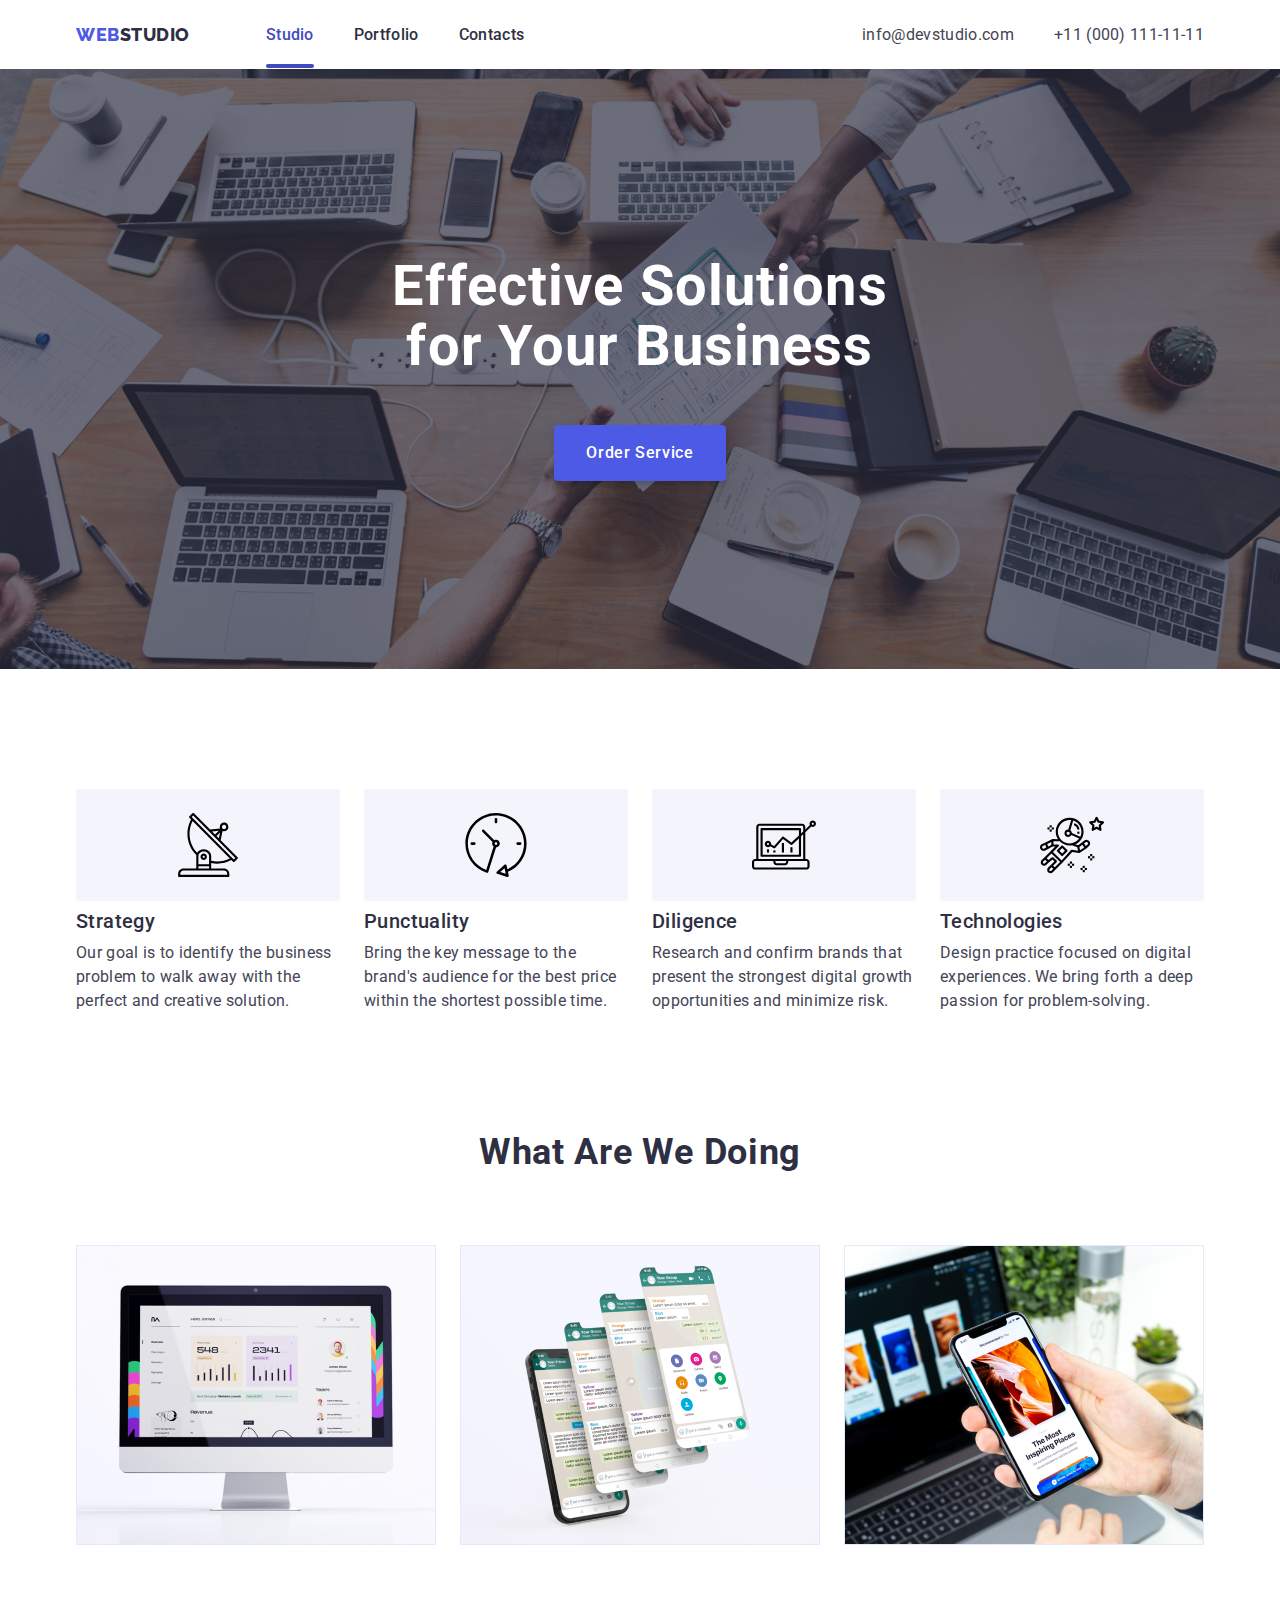
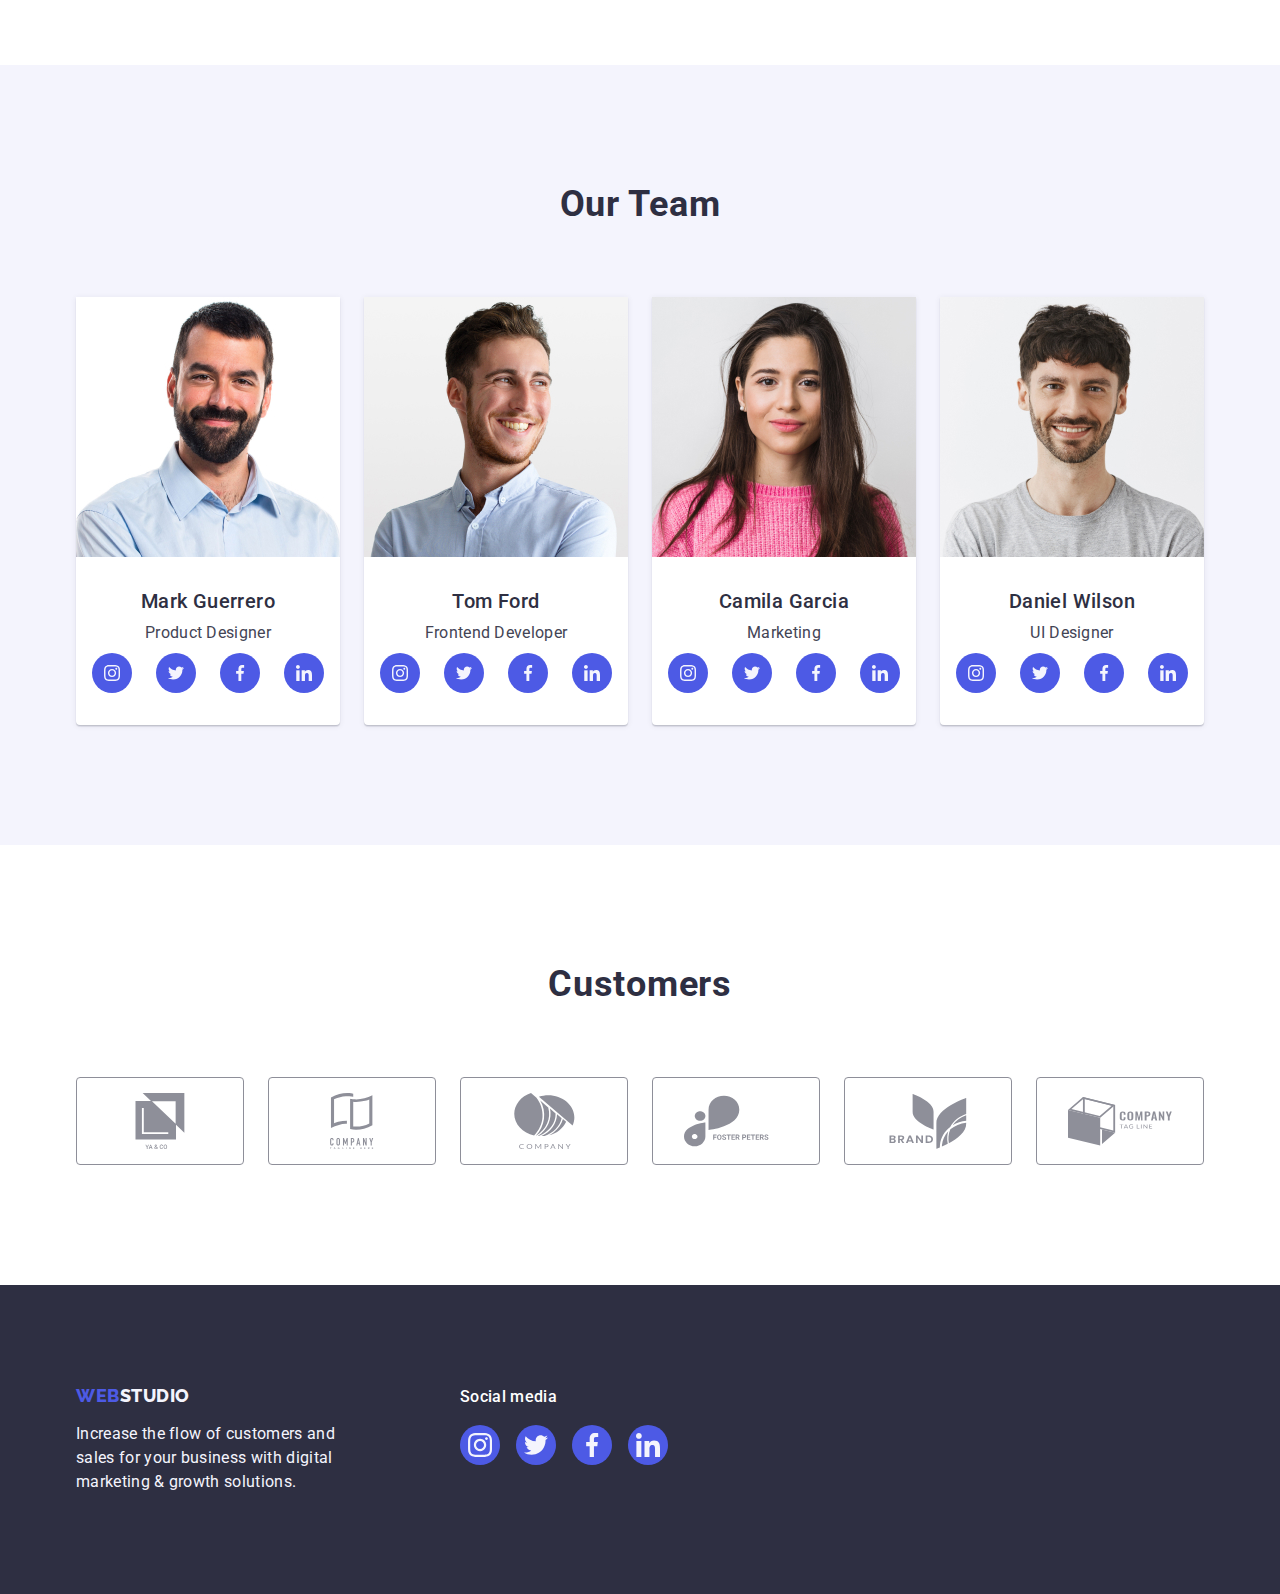
<file: index.html>
<!DOCTYPE html>
<html lang="en">
  <head>
    <meta charset="UTF-8" />
    <meta http-equiv="X-UA-Compatible" content="IE=edge" />
    <meta name="viewport" content="width=device-width, initial-scale=1.0" />
    <title>Studio</title>
    <link rel="preconnect" href="https://fonts.googleapis.com">
    <link rel="preconnect" href="https://fonts.gstatic.com" crossorigin>
    <link href="https://fonts.googleapis.com/css2?family=Raleway:wght@800&family=Roboto:wght@400;500;700&display=swap" rel="stylesheet">
    
    <link rel="stylesheet" href="https://cdnjs.cloudflare.com/ajax/libs/modern-normalize/1.1.0/modern-normalize.min.css">

    <link rel="stylesheet" href="./css/styles.css">
  </head>
  <body>

    <!-- Header -->
    <header>
    <div class="container nav">

      <nav class="nav">
          <a class="header-logo link">Web<span class="studio">Studio</span></a> 
        
          <ul class="site-nav list">
            <li class="item"><a class="header-link link current" href="./index.html">Studio</a></li>
            <li class="item"><a class="header-link link" href="./portfolio.html">Portfolio</a></li>
            <li class="item"><a class="header-link link" href="">Contacts</a></li>
          </ul>
      </nav>

    <address class="address nav"> 
      <ul class="address list site-address">
        <li class="item"><a class="header-address link" href="mailto:info@devstudio.com">info@devstudio.com</a></li>
        <li class="item"><a class="header-address link" href="tel:+110001111111">+11 (000) 111-11-11</a></li>
      </ul>
    </address>

    </div>
    </header>

    <!-- Main content -->
    <main>
      <!-- Hero image -->
        <section class="main-content">
        <div class="container">
          <h1 class="hero-image">Effective Solutions for Your Business</h1>
          <button type="button" class="order-service" data-modal-open>Order Service</button> 
        </div>
        </section>

      <!-- Features -->
      <section class="features">
      <div class="container">
        <h2 class="visually-hidden features-title">Features</h2>
        <ul class="features-list list">
          <li class="a">
            <div class="icon">
              <svg class="features-icon">
                <use href="./images/symbol-defs.svg#icon-antenna"></use>
              </svg>
            </div>
            <h3 class="features-subtitle">Strategy</h3>
            <p class="features-paragraph">
              Our goal is to identify the business 
              problem to walk away with the 
              perfect and creative solution.
            </p>
          </li>
          <li class="a">
            <div class="icon">
              <svg class="features-icon">
                <use href="./images/symbol-defs.svg#icon-clock"></use>
              </svg>
            </div>
            <h3 class="features-subtitle">Punctuality</h3>
            <p class="features-paragraph">
              Bring the key message to the 
              brand's audience for the best price
              within the shortest possible time.
            </p>
          </li>
          <li class="a">
            <div class="icon">
              <svg class="features-icon">
                <use href="./images/symbol-defs.svg#icon-diagram"></use>
              </svg>
            </div>
            <h3 class="features-subtitle">Diligence</h3>
            <p class="features-paragraph">
              Research and confirm brands that 
              present the strongest digital growth 
              opportunities and minimize risk.
            </p>
          </li>
          <li class="a">
            <div class="icon">
              <svg class="features-icon">
                <use href="./images/symbol-defs.svg#icon-astronaut"></use>
              </svg>
            </div>
            <h3 class="features-subtitle">Technologies</h3>
            <p class="features-paragraph">
              Design practice focused on digital 
              experiences. We bring forth a deep 
              passion for problem-solving.
            </p>
          </li>
        </ul>
      </div>
      </section>
      

      <!-- What are we doing -->
      <section class="section-three">
      <div class="container">
        <h2 class="what-are-we-doing-title">What are we doing</h2>
        <ul class="list what-are-we-doing">
          <li>
            <img class="image" src="./images/img1.jpg" alt="img1" width="360"/>
          </li>
          <li>
            <img class="image" src="./images/img2.jpg" alt="img2" width="360" />
          </li>
          <li>
            <img class="image" src="./images/img3.jpg" alt="img3" width="360" />
          </li>
        </ul>
      </div>
      </section>

      <!-- Out Team -->
      <section class="our-team">
      <div class="container">
        <h2 class="our-team-title">Our Team</h2>
        <ul class="list our-team-main">
          <li class="our-team-img">

            <img src="./images/mark.jpg" alt="mark" width="264" />

            <div class="our-team-whole-text"> 
            <h3 class="our-team-name">Mark Guerrero</h3>
            <p class="our-team-text">Product Designer</p>

            <ul class="list team-list">
              <li class="team-icon">
                <a href class="team-link link">
                  <svg class="team-soc-icon" width="16" height="16">
                    <use href="./images/symbol-defs.svg#icon-instagram"></use>
                  </svg>
                </a>
              </li>
              <li class="team-icon">
                <a href class="team-link link">
                  <svg class="team-soc-icon" width="16" height="16">
                    <use href="./images/symbol-defs.svg#icon-twitter"></use>
                  </svg>
                </a>
              </li>
              <li class="team-icon">
                <a href class="team-link link">
                  <svg class="team-soc-icon" width="16" height="16">
                    <use href="./images/symbol-defs.svg#icon-facebook"></use>
                  </svg>
                </a>
              </li>
              <li class="team-icon">
                <a href class="team-link link">
                  <svg class="team-soc-icon" width="16" height="16">
                    <use href="./images/symbol-defs.svg#icon-linkedin"></use>
                  </svg>
                </a>
              </li>
            </ul>
            </div>
          </li>
          <li class="our-team-img">

            <img src="./images/tom.jpg" alt="tom" width="264" />
            <div class="our-team-whole-text"> 
            <h3 class="our-team-name">Tom Ford</h3>
            <p class="our-team-text">Frontend Developer</p>

            <ul class="list team-list">
              <li class="team-icon">
                <a href class="team-link link">
                  <svg class="team-soc-icon" width="16" height="16">
                    <use href="./images/symbol-defs.svg#icon-instagram"></use>
                  </svg>
                </a>
              </li>
              <li class="team-icon">
                <a href class="team-link link">
                  <svg class="team-soc-icon" width="16" height="16">
                    <use href="./images/symbol-defs.svg#icon-twitter"></use>
                  </svg>
                </a>
              </li>
              <li class="team-icon">
                <a href class="team-link link">
                  <svg class="team-soc-icon" width="16" height="16">
                    <use href="./images/symbol-defs.svg#icon-facebook"></use>
                  </svg>
                </a>
              </li>
              <li class="team-icon">
                <a href class="team-link link">
                  <svg class="team-soc-icon" width="16" height="16">
                    <use href="./images/symbol-defs.svg#icon-linkedin"></use>
                  </svg>
                </a>
              </li>
            </ul>
            </div>
          </li>
          <li class="our-team-img">
            <img src="./images/camila.jpg" alt="camila" width="264" />
            <div class="our-team-whole-text">
            <h3 class="our-team-name">Camila Garcia</h3>
            <p class="our-team-text">Marketing</p>
            <ul class="list team-list">
              <li class="team-icon">
                <a href class="team-link link">
                  <svg class="team-soc-icon" width="16" height="16">
                    <use href="./images/symbol-defs.svg#icon-instagram"></use>
                  </svg>
                </a>
              </li>
              <li class="team-icon">
                <a href class="team-link link">
                  <svg class="team-soc-icon" width="16" height="16">
                    <use href="./images/symbol-defs.svg#icon-twitter"></use>
                  </svg>
                </a>
              </li>
              <li class="team-icon">
                <a href class="team-link link">
                  <svg class="team-soc-icon" width="16" height="16">
                    <use href="./images/symbol-defs.svg#icon-facebook"></use>
                  </svg>
                </a>
              </li>
              <li class="team-icon">
                <a href class="team-link link">
                  <svg class="team-soc-icon" width="16" height="16">
                    <use href="./images/symbol-defs.svg#icon-linkedin"></use>
                  </svg>
                </a>
              </li>
            </ul>
            </div>
          </li>
          <li class="our-team-img">
            <img src="./images/daniel.jpg" alt="daniel" width="264" />
            <div class="our-team-whole-text"> 
            <h3 class="our-team-name">Daniel Wilson</h3>
            <p class="our-team-text">UI Designer</p>
            <ul class="list team-list">
              <li class="team-icon">
                <a href class="team-link link">
                  <svg class="team-soc-icon" width="16" height="16">
                    <use href="./images/symbol-defs.svg#icon-instagram"></use>
                  </svg>
                </a>
              </li>
              <li class="team-icon">
                <a href class="team-link link">
                  <svg class="team-soc-icon" width="16" height="16">
                    <use href="./images/symbol-defs.svg#icon-twitter"></use>
                  </svg>
                </a>
              </li>
              <li class="team-icon">
                <a href class="team-link link">
                  <svg class="team-soc-icon" width="16" height="16">
                    <use href="./images/symbol-defs.svg#icon-facebook"></use>
                  </svg>
                </a>
              </li>
              <li class="team-icon">
                <a href class="team-link link">
                  <svg class="team-soc-icon" width="16" height="16">
                    <use href="./images/symbol-defs.svg#icon-linkedin"></use>
                  </svg>
                </a>
              </li>
            </ul>
            </div>
          </li>
        </ul>
        </div>
      </div>
      </section>

      <!-- Customers -->
      <section class="customers">
        <div class="container">
          <h2 class="customers-title">Customers</h2>
          <ul class="customers-list list">
            <li class="customers-item">
                <a href="" class="customers-link link">
                    <svg class="company-icon" width="104" height="56">
                        <use href="./images/symbol-defs.svg#icon-group"></use>
                    </svg>
                </a>
            </li>
            <li class="customers-item">
                <a href="" class="customers-link link">
                    <svg class="company-icon" width="104" height="56">
                        <use href="./images/symbol-defs.svg#icon-group1"></use>
                    </svg>
                </a>
            </li>
            <li class="customers-item">
                <a href="" class="customers-link link">
                    <svg class="company-icon" width="104" height="56">
                        <use href="./images/symbol-defs.svg#icon-group2"></use>
                    </svg>
                </a>
            </li>
            <li class="customers-item">
                <a href="" class="customers-link link">
                    <svg class="company-icon" width="104" height="56">
                        <use href="./images/symbol-defs.svg#icon-group3"></use>
                    </svg>
                </a>
            </li>
            <li class="customers-item">
                <a href="" class="customers-link link">
                    <svg class="company-icon" width="104" height="56">
                        <use href="./images/symbol-defs.svg#icon-group4"></use>
                    </svg>
                </a>
            </li>
            <li class="customers-item">
                <a href="" class="customers-link link">
                    <svg class="company-icon" width="104" height="56">
                        <use href="./images/symbol-defs.svg#icon-group5"></use>
                    </svg>
                </a>
            </li>
        </ul>
        </div>
      </section>
    </main>

    <!-- Footer -->
    <footer class="footer">
      <div class="container footer-container">
          <div>
              <a href="./index.html" class="footer-logo link">Web<span class="studio-footer">Studio</span></a>
              <p class="footer-text">Increase the flow of customers and sales for your business with digital marketing &amp;
                  growth
                  solutions.</p>
          </div>

          <div class="footer-soc">
              <p class="footer-soc-title">Social media</p>
              <ul class="footer-soc-list list">
                  <li class="footer-soc-item">
                      <a class="footer-soc-link link" href="">
                          <svg class="footer-soc-icons" width="24px" height="24px">
                              <use href="./images/symbol-defs.svg#icon-instagram"></use>
                          </svg>
                      </a>
                  </li>
                  <li class="footer-soc-item">
                      <a class="footer-soc-link link" href="">
                          <svg class="footer-soc-icons" width="24px" height="24px">
                              <use href="./images/symbol-defs.svg#icon-twitter"></use>
                          </svg>
                      </a>
                  </li>
                  <li class="footer-soc-item">
                      <a class="footer-soc-link link" href="">
                          <svg class="footer-soc-icons" width="24px" height="24px">
                              <use href="./images/symbol-defs.svg#icon-facebook"></use>
                          </svg>
                      </a>
                  </li>
                  <li class="footer-soc-item">
                      <a class="footer-soc-link link" href="">
                          <svg class="footer-soc-icons" width="24px" height="24px">
                              <use href="./images/symbol-defs.svg#icon-linkedin"></use>
                          </svg>
                      </a>
                  </li>
              </ul>
          </div>
      </div>
    </footer>

    <div class="backdrop is-hidden" data-modal>
      <div class="modal">
        <button type="button" class="modal-close" data-modal-close>
          <svg class="model-cross-icons" width="8" height="8">
            <use href="./images/symbol-defs.svg#icon-close-black-18dp"></use>
          </svg>
        </button>
      </div>
    </div>

  <script src="./js/modal.js"></script>
  </body>
</html>
</file>
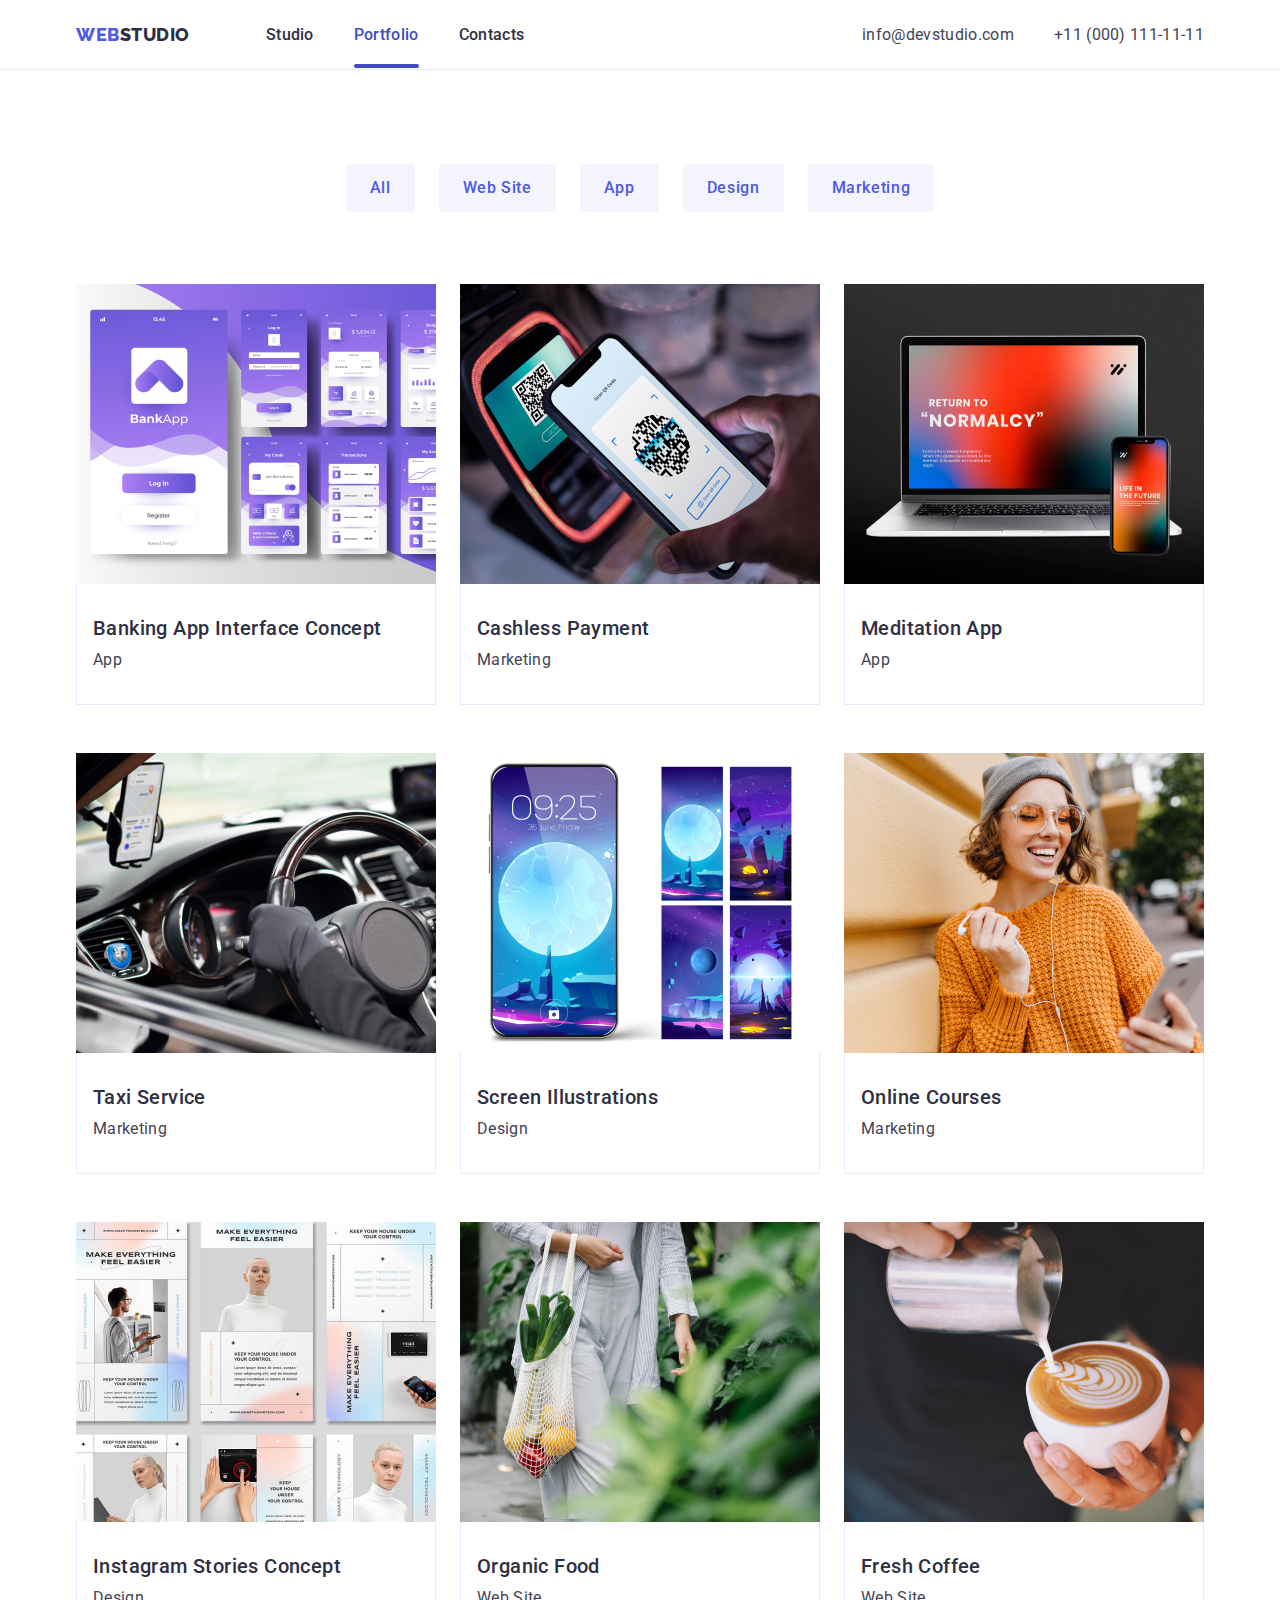
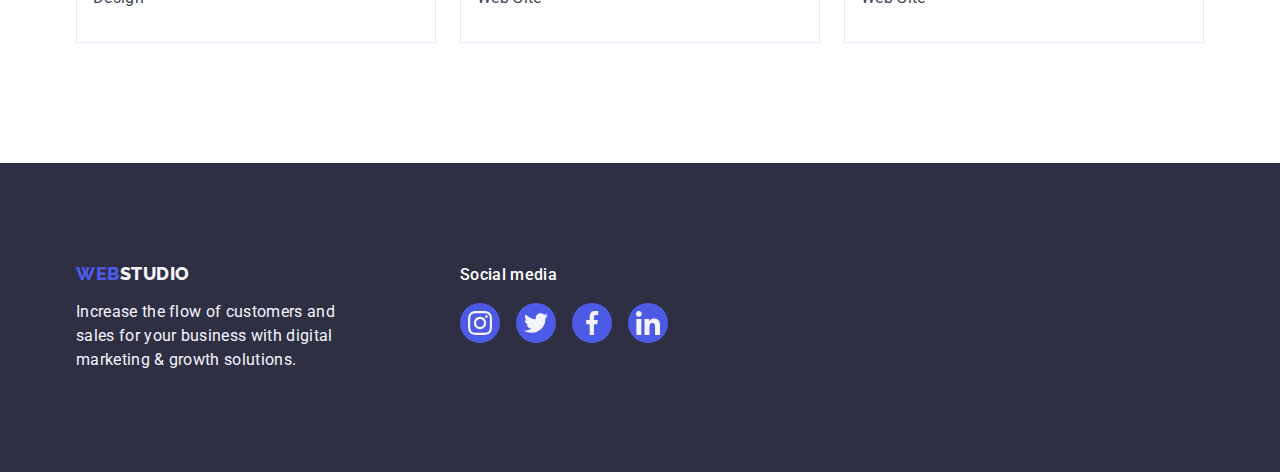
<file: portfolio.html>
<!DOCTYPE html>
<html lang="en">
<head>
    <meta charset="UTF-8">
    <meta http-equiv="X-UA-Compatible" content="IE=edge">
    <meta name="viewport" content="width=device-width, initial-scale=1.0">
    <title>Portfolio</title>
    <link rel="preconnect" href="https://fonts.googleapis.com">
    <link rel="preconnect" href="https://fonts.gstatic.com" crossorigin>
    <link href="https://fonts.googleapis.com/css2?family=Raleway:wght@800&family=Roboto:wght@400;500;700&display=swap" rel="stylesheet">
    
    <link rel="stylesheet" href="https://cdnjs.cloudflare.com/ajax/libs/modern-normalize/1.1.0/modern-normalize.min.css">
    
    <link rel="stylesheet" href="./css/styles.css">
</head>
<body>



    <!-- Шапочка -->
    <header class="portfolio-header">
    <div class="container nav">
        <!-- Навігація -->
        <nav class="nav">
            <a class="portfolio-logo link">Web<span class="studio">Studio</span></a>

            <ul class="site-nav list">
            <li class="item"><a class="header-link link" href="./index.html">Studio</a></li>
            <li class="item"><a class="header-link link current" href="./portfolio.html">Portfolio</a></li>
            <li class="item"><a class="header-link link" href="">Contacts</a></li>
          </ul>
        </nav>
  
      <address class="address nav"> 
        <ul class="address list site-address">
          <li class="item"><a class="header-address link" href="mailto:info@devstudio.com">info@devstudio.com</a></li>
          <li class="item"><a class="header-address link" href="tel:+110001111111">+11 (000) 111-11-11</a></li>
        </ul>
      </address>
    </div>
    </header>



    <!-- Унікальний контент сторінки -->
    <main>
        <section class="portfolio-section">
        <div class="container">
            <h1 class="visually-hidden">Portfolio</h1>
            
            <ul class="list portfolio-list">
                <li class="portfolio-btn"><button type="button" class="portfolio-button">All</button></li>
                <li class="portfolio-btn"><button type="button" class="portfolio-button">Web Site</button></li>
                <li class="portfolio-btn"><button type="button" class="portfolio-button">App</button></li>
                <li class="portfolio-btn"><button type="button" class="portfolio-button">Design</button></li>
                <li class="portfolio-btn"><button type="button" class="portfolio-button">Marketing</button></li>
            </ul>
        
            <ul class="list portfolio-main">
                <li class="portfolio-pics row-item">
                    <a href="" class="row-link portfolio-link link">
                        <div class="row-cover-wrap">
                        <img src="./images/img11.jpg" alt="img 11" width="360"/>
                        <p class="row-cover-text">
                         14 Stylish and User-Friendly App Design Concepts · Task Manager App · Calorie Tracker App · Exotic Fruit Ecommerce App · Cloud Storage App   
                        </p>
                        </div>
                        <div class="portfolio-text-descr">
                        <h2 class="portfolio-title">Banking App Interface Concept</h2>
                        <p class="portfolio-paragraph">App</p>
                        </div>
                    </a>
                </li>

                <li class="portfolio-pics row-item">
                    <a href="" class="row-link portfolio-link link">
                        <div class="row-cover-wrap">
                        <img src="./images/img12.jpg" alt="img 12" width="360"/>
                        <p class="row-cover-text">
                           14 Stylish and User-Friendly App Design Concepts · Task Manager App · Calorie Tracker App · Exotic Fruit Ecommerce App · Cloud Storage App 
                        </p>
                        </div>
                        <div class="portfolio-text-descr">
                        <h2 class="portfolio-title">Cashless Payment</h2>
                        <p class="portfolio-paragraph">Marketing</p>
                        </div>
                    </a>
                </li>

                <li class="portfolio-pics row-item">
                    <a href="" class="row-link portfolio-link link">
                        <div class="row-cover-wrap">
                        <img src="./images/img13.jpg" alt="img 13" width="360"/>
                        <p class="row-cover-text">
                        14 Stylish and User-Friendly App Design Concepts · Task Manager App · Calorie Tracker App · Exotic Fruit Ecommerce App · Cloud Storage App    
                        </p>
                        </div>
                        <div class="portfolio-text-descr">
                        <h2 class="portfolio-title">Meditation App</h2>
                        <p class="portfolio-paragraph">App</p>
                        </div>
                    </a>
                </li>

                <li class="portfolio-pics row-item">
                    <a href="" class="row-link portfolio-link link">
                        <div class="row-cover-wrap">
                        <img src="./images/img14.jpg" alt="img 14" width="360"/>
                        <p class="row-cover-text">
                         14 Stylish and User-Friendly App Design Concepts · Task Manager App · Calorie Tracker App · Exotic Fruit Ecommerce App · Cloud Storage App   
                        </p>
                        </div>
                        <div class="portfolio-text-descr">
                        <h2 class="portfolio-title">Taxi Service</h2>
                        <p class="portfolio-paragraph">Marketing</p>
                        </div>
                    </a>
                </li>

                <li class="portfolio-pics row-item">
                    <a href="" class="row-link portfolio-link link">
                        <div class="row-cover-wrap">
                        <img src="./images/img15.jpg" alt="img 15" width="360"/>
                        <p class="row-cover-text">
                          14 Stylish and User-Friendly App Design Concepts · Task Manager App · Calorie Tracker App · Exotic Fruit Ecommerce App · Cloud Storage App  
                        </p>
                        </div>
                        <div class="portfolio-text-descr">
                        <h2 class="portfolio-title">Screen Illustrations</h2>
                        <p class="portfolio-paragraph">Design</p>
                        </div>
                    </a>
                </li>

                <li class="portfolio-pics row-item">
                    <a href="" class="row-link portfolio-link link">
                        <div class="row-cover-wrap">
                        <img src="./images/img16.jpg" alt="img 16" width="360"/>
                        <p class="row-cover-text">
                           14 Stylish and User-Friendly App Design Concepts · Task Manager App · Calorie Tracker App · Exotic Fruit Ecommerce App · Cloud Storage App 
                        </p>
                        </div>
                        <div class="portfolio-text-descr">
                        <h2 class="portfolio-title">Online Courses</h2>
                        <p class="portfolio-paragraph">Marketing</p>
                        </div>
                    </a>
                </li>

                <li class="portfolio-pics row-item">
                    <a href="" class="row-link portfolio-link link">
                        <div class="row-cover-wrap">
                        <img src="./images/img17.jpg" alt="img 17" width="360"/>
                        <p class="row-cover-text">
                         14 Stylish and User-Friendly App Design Concepts · Task Manager App · Calorie Tracker App · Exotic Fruit Ecommerce App · Cloud Storage App   
                        </p>
                        </div>
                        <div class="portfolio-text-descr">
                        <h2 class="portfolio-title">Instagram Stories Concept</h2>
                        <p class="portfolio-paragraph">Design</p>
                        </div>
                    </a>
                </li>

                <li class="portfolio-pics row-item">
                    <a href="" class="row-link portfolio-link link">
                        <div class="row-cover-wrap">
                        <img src="./images/img18.jpg" alt="img 18" width="360"/>
                        <p class="row-cover-text">
                         14 Stylish and User-Friendly App Design Concepts · Task Manager App · Calorie Tracker App · Exotic Fruit Ecommerce App · Cloud Storage App   
                        </p>
                        </div>
                        <div class="portfolio-text-descr">
                        <h2 class="portfolio-title">Organic Food</h2>
                        <p class="portfolio-paragraph">Web Site</p>
                        </div>
                    </a>
                </li>

                <li class="portfolio-pics row-item">
                    <a href="" class="row-link portfolio-link link">
                        <div class="row-cover-wrap">
                        <img src="./images/img19.jpg" alt="img 19" width="360"/>
                        <p class="row-cover-text">
                         14 Stylish and User-Friendly App Design Concepts · Task Manager App · Calorie Tracker App · Exotic Fruit Ecommerce App · Cloud Storage App   
                        </p>
                        </div>
                        <div class="portfolio-text-descr">
                        <h2 class="portfolio-title">Fresh Coffee</h2>
                        <p class="portfolio-paragraph">Web Site</p>
                        </div>
                    </a>
                </li>
            </ul>
        </div>
        </section>
    </main>



    <!-- Footer -->
    <footer class="footer">
        <div class="container footer-container">
            <div>
                <a href="./index.html" class="footer-logo link">Web<span class="studio-footer">Studio</span></a>
                <p class="footer-text">Increase the flow of customers and sales for your business with digital marketing &amp;
                    growth
                    solutions.</p>
            </div>
  
            <div class="footer-soc">
                <p class="footer-soc-title">Social media</p>
                <ul class="footer-soc-list list">
                    <li class="footer-soc-item">
                        <a class="footer-soc-link link" href="">
                            <svg class="footer-soc-icons" width="24px" height="24px">
                                <use href="./images/symbol-defs.svg#icon-instagram"></use>
                            </svg>
                        </a>
                    </li>
                    <li class="footer-soc-item">
                        <a class="footer-soc-link link" href="">
                            <svg class="footer-soc-icons" width="24px" height="24px">
                                <use href="./images/symbol-defs.svg#icon-twitter"></use>
                            </svg>
                        </a>
                    </li>
                    <li class="footer-soc-item">
                        <a class="footer-soc-link link" href="">
                            <svg class="footer-soc-icons" width="24px" height="24px">
                                <use href="./images/symbol-defs.svg#icon-facebook"></use>
                            </svg>
                        </a>
                    </li>
                    <li class="footer-soc-item">
                        <a class="footer-soc-link link" href="">
                            <svg class="footer-soc-icons" width="24px" height="24px">
                                <use href="./images/symbol-defs.svg#icon-linkedin"></use>
                            </svg>
                        </a>
                    </li>
                </ul>
            </div>
        </div>
      </footer>
</body>
</html>
</file>
<file: css/styles.css>
:root {
    --primary: #404bbf;
    --light: #FFFFFF;
    --dark: #434455;
    --accent: #2e2f42;
    --ocean: #4D5AE5;
    --violet: #E7E9FC;
    --lilac: #F4F4FD;
    --gradient: linear-gradient(rgba(46, 47, 66, 0.7), rgba(46, 47, 66, 0.7));
}



    /* Body */

body {
    background-color: var(--light);
}

body {
    color: var(--dark);
}

body {
    font-family: Roboto, sans-serif;
}

p,
h1,
h2,
h3,
h4,
h5,
h6 {
  margin: 0;
}

img {
    display: block;
}

.link {
    text-decoration: none;
}

.list {
    list-style: none;
    margin: 0;
    padding: 0;
}

    /* Header */

.visually-hidden {
    position: absolute;
    width: 1px;
    height: 1px;
    margin: -1px;
    border: 0;
    padding: 0;
        
    white-space: nowrap;
    clip-path: inset(100%);
    clip: rect(0 0 0 0);
    overflow: hidden;
}

.nav {
    display: flex;
    align-items: center;
    font-style: normal;
}

.address {
    margin-left: auto;
}

.header-link {
    font-weight: 500;
    font-size: 16px;
    line-height: 1.5;
    letter-spacing: 0.02em;
    color: var(--accent);
    transition: color 250ms cubic-bezier(0.4, 0, 0.2, 1);
};

.header-link:hover {
    color: var(--primary);
}

.header-address {
    font-weight: 400;
    font-size: 16px;
    line-height: 1.5;
    letter-spacing: 0.02em;
    color: var(--dark);
    margin-left: auto;
}

.header-address:hover {
    color: var(--primary);
  }          

.header-address:focus {
    color: var(--primary);
  }

.header-link:focus {
    color: var(--primary);
}

.studio {
    color: var(--accent);
}

.header-logo {
    font-family: Raleway, sans-serif;
    font-weight: 800;
    font-size: 18px;
    line-height: 1.17;
    display: flex;
    align-items: center;
    letter-spacing: 0.03em;
    text-transform: uppercase;
    color: var(--ocean);
    padding-bottom: 24px;
    padding-top: 24px;
}

.item {
    margin-right: 40px;
}

.item:last-child {
    margin-right: 0;
}

.site-nav {
    display: flex;
    padding-left: 0;
    margin-left: 76px;
}

.site-address {
    display: flex;
    margin-left: auto;
}

    /* Main Content */

.main-content {
    background-color: var(--accent);
    background-image: var(--gradient), url(../images/peopleoffice.jpg);
    background-repeat: no-repeat;
    background-size: cover;
    background-position: center;
    margin: 0 auto 0 auto;
    max-width: 1440px;
    height: 600px;
    padding: 188px 0;
    text-align: center;
}

.hero-image {
    font-weight: 700;
    font-size: 56px;
    line-height: 1.07;
    text-align: center;
    letter-spacing: 0.02em;
    color: var(--light);
    max-width: 496px;
    margin: 0 auto 48px;
}

.order-service {
    background-color: var(--ocean);
    font-family: "Roboto", sans-serif;
    min-width: 169px;
    font-weight: 500;
    font-size: 16px;
    line-height: 1.5;
    letter-spacing: 0.04em;
    color: var(--light);
    cursor: pointer;
    border: none;
    box-shadow: 0px 4px 4px rgba(0, 0, 0, 0.15);
    border-radius: 4px;
    display: block;
    margin: 0 auto;
    padding: 16px 32px;
    transition: background-color 250ms cubic-bezier(0.4, 0, 0.2, 1);
}

.order-service:hover {
    background-color: var(--primary)
}

.order-service:focus {
    background-color: var(--primary)
}

.features {
    padding: 120px 0 120px;
}

.features-list {
    display: flex;
}

.a {
    margin-right: 24px;
    max-width: 264px;
}

.a:last-child {
    margin-right: 0;
}

.features-subtitle {
    font-weight: 500;
    font-size: 20px;
    line-height: 1.2;
    letter-spacing: 0.02em;
    color: var(--accent);
    margin-top: 0;
    margin-bottom: 8px;
}

.features-paragraph {
    font-size: 16px;
    line-height: 1.5;
    letter-spacing: 0.02em;
    color: var(--dark);
    margin-bottom: 0;
    margin-top: 0;
}

.features-icon {
    height: 64px;
    width: 64px;
}

.icon {
    background-color: var(--lilac);
    margin-bottom: 8px;
    display: flex;
    justify-content: center;
    align-items: center;
    height: 112px;
    border-radius: 4px;
}

.section-three {
    padding-bottom: 120px;
}

.what-are-we-doing {
    display: flex;
    gap: 24px;
}

.what-are-we-doing-title {
    font-size: 36px;
    line-height: 1.11;
    text-align: center;
    letter-spacing: 0.02em;
    text-transform: capitalize;
    color: var(--accent);
    margin-top: 0;
    margin-bottom: 72px;
}

.our-team {
    background-color: var(--lilac);
    padding-top: 120px;
    padding-bottom: 120px;
}

.our-team-title {
    font-size: 36px;
    line-height: 1.11;
    text-align: center;
    letter-spacing: 0.02em;
    text-transform: capitalize;
    color: var(--accent);
    margin-bottom: 72px;
}

.image {
    display: block;
}

.our-team-img {
    background-color: var(--light);
    box-shadow: 0px 1px 6px rgba(46, 47, 66, 0.08), 0px 1px 1px rgba(46, 47, 66, 0.16), 0px 2px 1px rgba(46, 47, 66, 0.08);
    border-radius: 0px 0px 4px 4px;
    max-width: 264px;
}

.our-team-main {
    display: flex;
    gap: 24px;
}

.our-team-name {
    font-weight: 500;
    font-size: 20px;
    line-height: 1.2;
    letter-spacing: 0.02em;
    color: var(--accent);
    margin-bottom: 8px;
    text-align: center;
}

.our-team-text {
    font-size: 16px;
    line-height: 1.5;
    letter-spacing: 0.02em;
    text-align: center;
    margin-bottom: 8px;
}

.our-team-whole-text {
    padding: 32px 0 32px;
}

.team-list {
    display: flex;
    justify-content: center;
    gap: 24px;
}

.team-icon {
    width: 40px;
    height: 40px;
}

.team-link {
    width: 100%;
    height: 100%;
    border-radius: 50%;
    background-color: var(--ocean);
    display: flex;
    align-items: center;
    justify-content: center;
    transition: background-color 250ms cubic-bezier(0.4, 0, 0.2, 1);
}

.team-link:hover,
.team-link:focus {
    background-color: var(--primary);
}

.team-soc-icon {
    color: var(--lilac);
    fill: #f4f4fd;
}

.customers {
    background-color: var(--light);
    padding-top: 120px;
    padding-bottom: 120px;
}

.customers-title {
    font-size: 36px;
    line-height: 1.11;
    text-align: center;
    letter-spacing: 0.02em;
    color: var(--accent);
    margin-bottom: 72px;
}

.customers-list {
    display: flex;
    gap: 24px;
    justify-content: center;
}
  
.customers-link {
    display: flex;
    align-items: center;
    justify-content: center;
    height: 88px;
    width: 168px;
    border-radius: 4px;
    color: #8E8F99;
    border: 1px solid currentColor;
    transition: color 250ms cubic-bezier(0.4, 0, 0.2, 1);
}
  
  
.company-icon {
    fill: currentColor;
}
  
.customers-link:is(:hover, :focus) {
   color: var(--ocean);
}


    /* Footer */

.footer {
    background-color:var(--accent);
    padding: 100px 0;
}

.footer-logo {
    font-family: Raleway, sans-serif;
    font-weight: 800;
    font-size: 18px;
    line-height: 1.17;
    align-items: center;
    letter-spacing: 0.03em;
    text-transform: uppercase;
    color: var(--ocean);
}

.studio-footer {
    color: var(--lilac);
}

.footer-text {
    color: var(--lilac);
    font-weight: 400;
    font-size: 16px;
    letter-spacing: 0.02em;
    margin-top: 16px;
    line-height: 1.5;
    max-width: 264px;
}

.footer-container {
    display: flex;
}
  
.footer-soc-list {
    display: flex;
    gap: 16px;
}
  
.footer-soc-item {
  width: 40px;
height: 40px;
    }
  
.footer-soc-link {
    width: 100%;
    height: 100%;
    border-radius: 50%;
    background-color: #4D5AE5;
    display: flex;
    align-items: center;
    justify-content: center;
    transition: background-color 250ms cubic-bezier(0.4, 0, 0.2, 1);
}
  
.footer-soc {
    margin-left: 120px;
}
  
.footer-soc-title {
    font-family: 'Roboto';
    font-style: normal;
    font-weight: 500;
    font-size: 16px;
    line-height: 24px;
    letter-spacing: 0.02em;
    color: #FFFFFF;
    margin-bottom: 16px;
}
  
.footer-soc-icons {
    fill: #f4f4fd;
}
  
.footer-soc-link:hover,
.footer-soc-link:focus {
    background-color: #31D0AA;
}
  

    /* Portfolio Header */

.portfolio-header {
    border-bottom: 1px solid var(--violet);
}

.portfolio-logo {
    font-family: 'Raleway', sans-serif;
    font-weight: 800;
    font-size: 18px;
    line-height: 1.17;
    letter-spacing: 0.03em;
    text-transform: uppercase;
    color: var(--ocean);
    padding-top: 24px;
    padding-bottom: 24px;
}

.portfolio-button {
    font-family: "Roboto", sans-serif;
    font-weight: 500;
    font-size: 16px;
    line-height: 1.5;
    letter-spacing: 0.04em;
    color: var(--ocean);
    background-color: var(--lilac);
    cursor: pointer;
    border-radius: 4px; 
    border: none;
    padding: 12px 24px;
    transition: background-color 250ms cubic-bezier(0.4, 0, 0.2, 1), color 250ms cubic-bezier(0.4, 0, 0.2, 1), box-shadow 250ms cubic-bezier(0.4, 0, 0.2, 1);
}

.portfolio-button:hover,
.portfolio-button:focus {
    box-shadow: 0px 3px 1px rgba(0, 0, 0, 0.1), 0px 2px 1px rgba(0, 0, 0, 0.08), 0px 2px 2px rgba(0, 0, 0, 0.12);
    color: var(--light);
    background-color: var(--primary);
}

.portfolio-list {
    display: flex;
    margin-bottom: 72px;
    justify-content: center;
}

.portfolio-btn {
    margin-right: 24px;
}

.portfolio-btn:last-child {
    margin-right: 0;
}

.portfolio-title {
    font-weight: 500;
    font-size: 20px;
    line-height: 1.2;
    letter-spacing: 0.02em;
    color: var(--accent);
    margin-bottom: 8px;
}

.portfolio-main {
    display: flex;
    flex-wrap: wrap;
    gap: 48px 24px;
}

.portfolio-section {
    padding: 94px 0 120px;
}

.portfolio-paragraph {
    font-size: 16px;
    line-height: 1.5;
    letter-spacing: 0.02em;
    color: var(--dark);
    margin-top: 0;
}

.portfolio-text-descr {
    border: 1px solid var(--violet);
    border-top: 0;
    padding: 32px 0 32px 16px;
}


.portfolio-pics {
    width: 360px;
}

.portfolio-link {
    display: block;
}

.portfolio-link:hover,
.portfolio-link:focus {
    box-shadow: 0px 1px 6px rgba(46, 47, 66, 0.08), 0px 1px 1px rgba(46, 47, 66, 0.16), 0px 2px 1px rgba(46, 47, 66, 0.08);
}



    /* Container */

.container {
    width: 1158px;
    padding-left: 15px;
    padding-right: 15px;
    margin-left: auto;
    margin-right: auto;
}



    /*Current */

.current {
    position: relative;
    color: #404bbf;
}
  
.current:after {
    content: '';
    position: absolute;
    left: 0;
    bottom: -24px;
    width: 100%;
    height: 4px;
    background-color: #404BBF;
    border-radius: 2px;
}



    /* Row */

.row-item {
    flex-basis: calc((100% - 48px) / 3);
}

.row-link {
    display: block;
    transition: box-shadow 250ms cubic-bezier(0.4, 0, 0.2, 1);
}

.row-cover-wrap {
    position: relative;
    overflow: hidden;
}

.row-cover-text {
    position: absolute;
    top: 0;
    font-weight: 400;
    font-size: 16px;
    color: #F4F4FD;
    background-color: #4D5AE5;
    padding: 40px;
    height: 100%;
    transform: translateY(100%);
    transition: transform 250ms cubic-bezier(0.4, 0, 0.2, 1);
}

.row-link:hover,
.row-link:focus {
  box-shadow: 0px 1px 6px rgba(46, 47, 66, 0.08), 0px 1px 1px rgba(46, 47, 66, 0.16), 0px 2px 1px rgba(46, 47, 66, 0.08);
}


.row-link:hover .row-cover-text,
.row-link:focus .row-cover-text {

  transform: translate(0);
}

    /* Modal */

.is-hidden {
    opacity: 0;
    visibility: hidden;
    pointer-events: none;
}

.backdrop {
    position: fixed;
    top: 0;
    width: 100%;
    height: 100%;
    background-color: rgba(46, 47, 66, 0.4);
    transition: opacity 250ms linear, visibility 250ms linear;
}

.modal {
    width: 408px;
    min-height: 576px;
    background-color: #FCFCFC;
    border-radius: 4px;
    position: absolute;
    left: 50%;
    top: 50%;
    padding: 20px;
    transform: translate(-50%, -50%) scale(1) rotate(0);
    transition: transform 250ms linear;
}

.modal-close {
    width: 30px;
    height: 30px;
    border: 1px solid rgba(0, 0, 0, 0.1);
    background: #E7E9FC;
    color: black;
    border-radius: 50%;
    display: block;
    margin-left: auto;
    position: absolute;
    top: 24px;
    right: 24px;
    display: flex;
    padding: 0;
    justify-content: center;
    align-items: center;
    width: 24px;
    height: 24px;
    transition: background-color 250ms cubic-bezier(0.4, 0, 0.2, 1), color 250ms cubic-bezier(0.4, 0, 0.2, 1);
}

.modal-close:is(:hover, :focus) {
    background-color: #404BBF;
    color: white;
    cursor: pointer;
}

.model-cross-icons {
    fill: currentColor;
}
</file>
